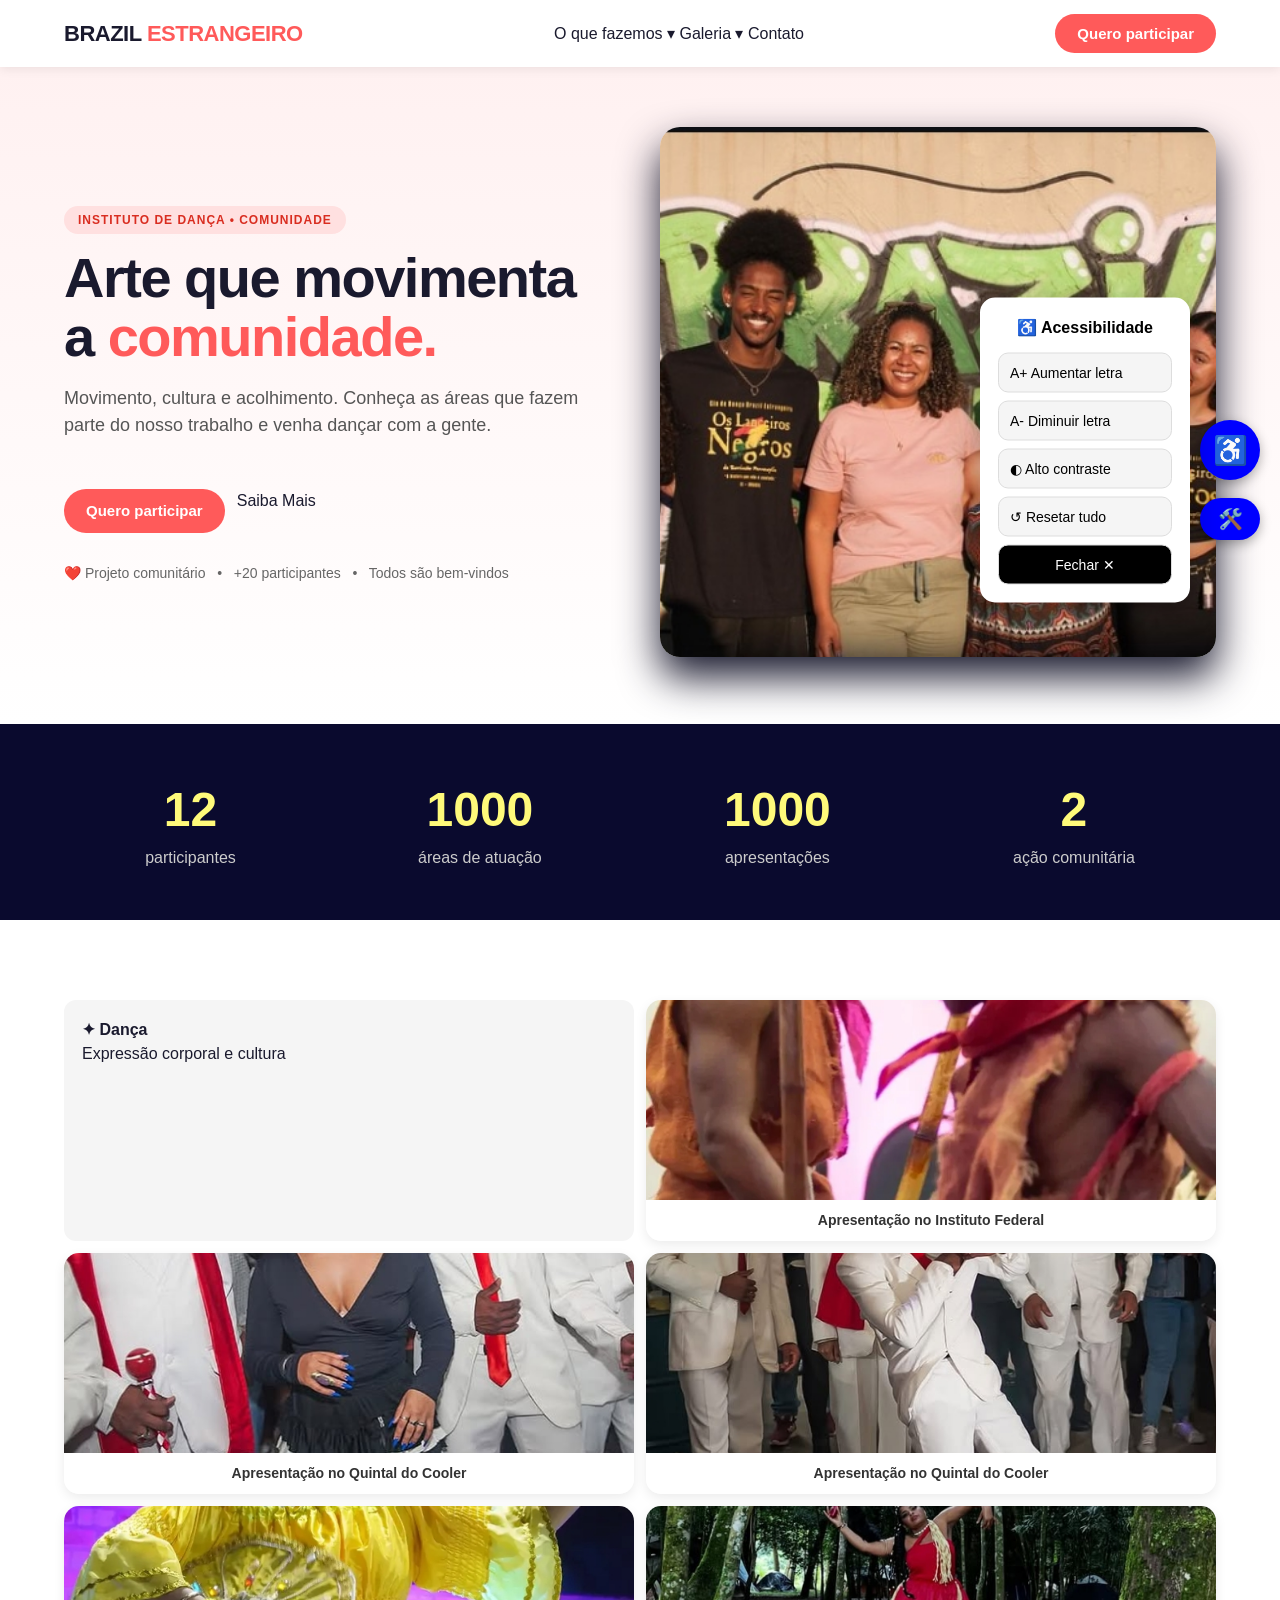
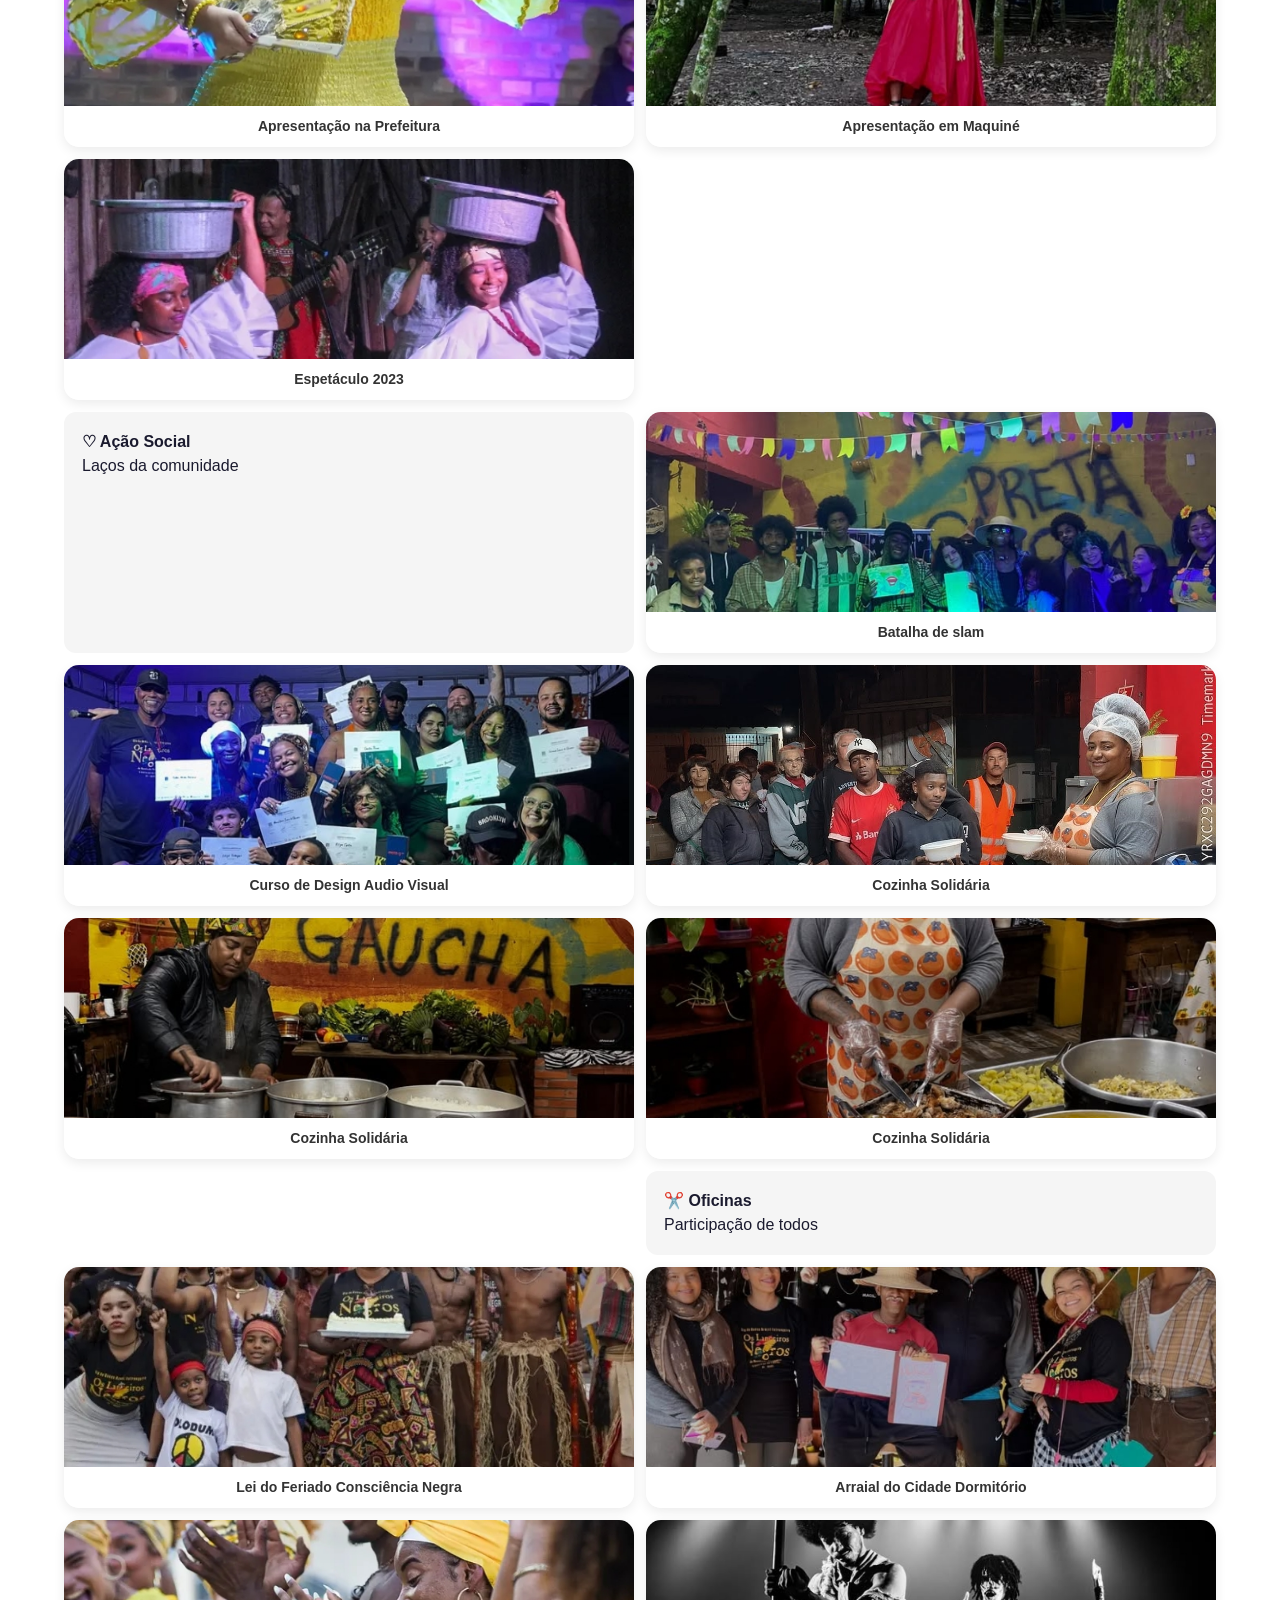
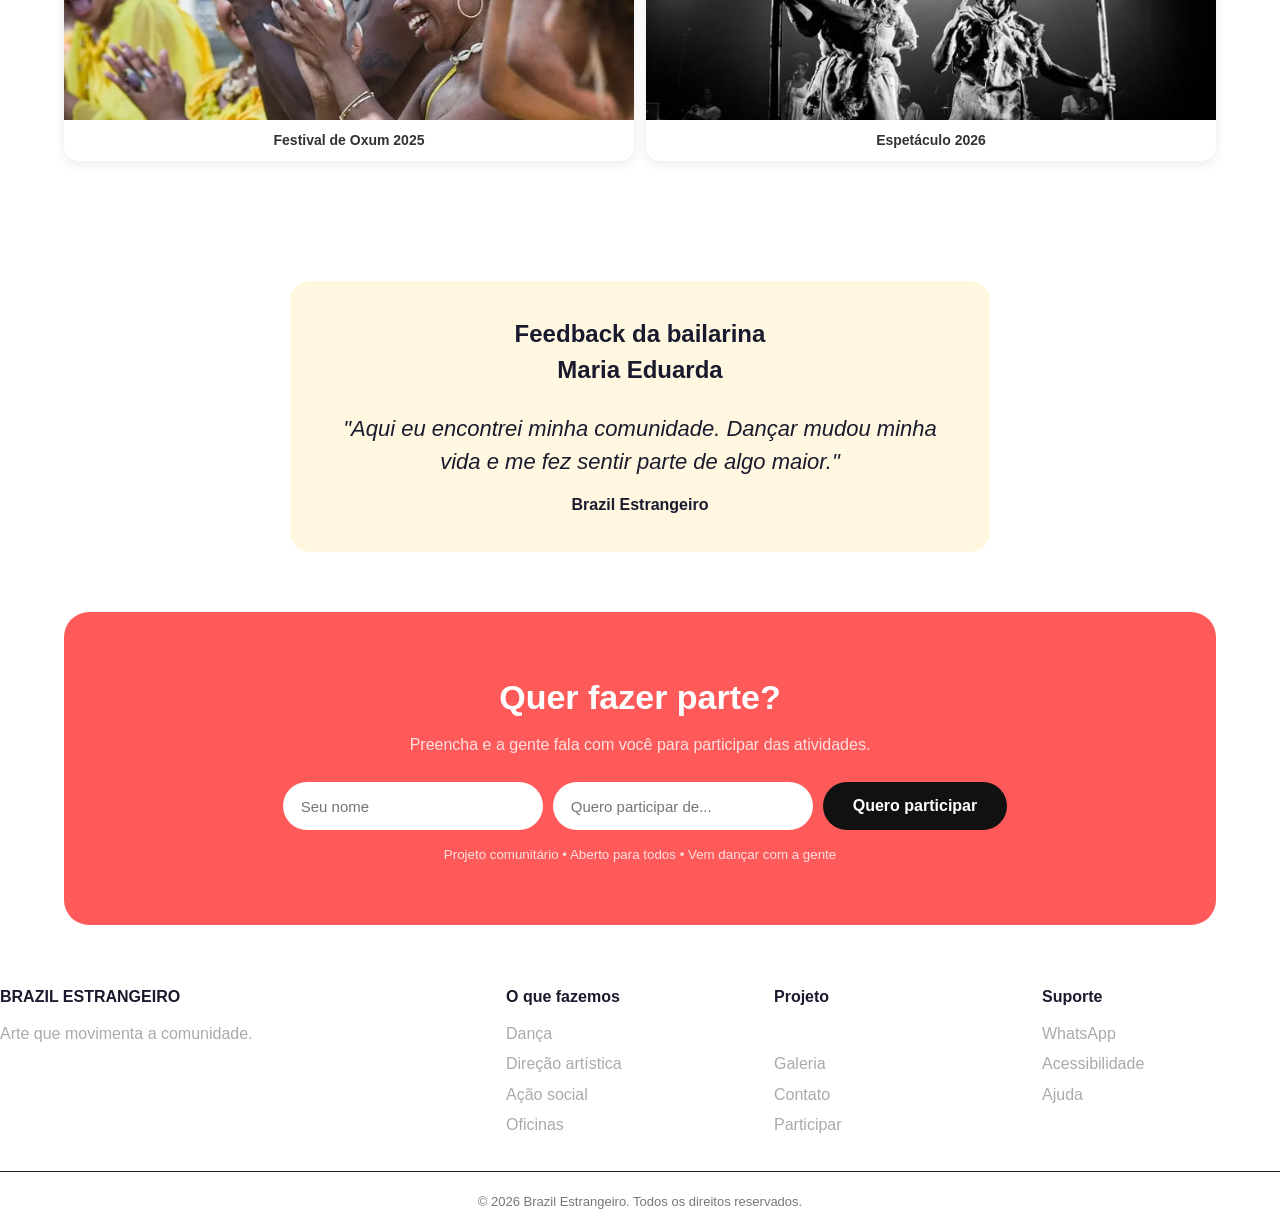
<file: Nova Pasta/Nova Pasta/index.htm>
<!DOCTYPE html>
<html lang="pt-BR">
<head>
<meta charset="UTF-8">
<meta name="viewport" content="width=device-width, initial-scale=1.0">
<title>Brazil Estrangeiro - Arte que movimenta a comunidade</title>
<link rel="stylesheet" href="index.css">
</head>
<body>
    

 <!-- BOTÃO SAIBA MAIS BEM EMBAIXO DO TÍTULO -->
    <a href="saiba-mais.htm" class="botao botao-escuro botao-saiba"></a>

<!-- HEADER ESTILO TOTVS -->
<header class="header">
  <div class="logo">BRAZIL <span>ESTRANGEIRO</span></div>
  <nav>
    <a href="#o-que-fazemos">O que fazemos ▾</a>
    <a href="#galeria">Galeria ▾</a>
    <a href="#contato">Contato</a>
  </nav>
  <div class="header-acoes">
    <button class="btn-cta" onclick="irContato()">Quero participar</button>
  </div>
  <button class="btn-menu" onclick="abrirMenu()">☰</button>
</header>

<div id="menu-mobile" class="menu-mobile">
  <a href="#inicio">Início</a><a href="#o-que-fazemos">O que fazemos</a><a href="#galeria">Galeria</a><a href="#contato">Contato</a>
  <button class="btn-cta" onclick="irContato()">Quero participar</button>
</div>

<!-- BOTÃO SUPORTE IGUAL, EMBAIXO -->
<a href="https://wa.me/5551994949041?text=Olá! Preciso de suporte" target="_blank" class="btn-suporte-lateral" title="Suporte">🛠️</a>


<!-- BOTÃO ACESSIBILIDADE -->
<button id="btn-acessibilidade" class="btn-acessibilidade">♿</button>

<!-- PAINEL ACESSIBILIDADE -->
<div id="painel-acessibilidade" class="painel-acessibilidade">
  <b>♿ Acessibilidade</b>
  <button id="btn-aumentar">A+ Aumentar letra</button>
  <button id="btn-diminuir">A- Diminuir letra</button>
  <button id="btn-contraste">◐ Alto contraste</button>
  <button id="btn-resetar">↺ Resetar tudo</button>
 <button id="btn-fechar" class="fechar">Fechar ✕</button>
</div>



<!-- HERO - FOTO DA DANÇA -->
<section class="hero" id="inicio">
  <div class="hero-texto">
    <span class="badge">INSTITUTO DE DANÇA • COMUNIDADE</span>
    <h1>Arte que movimenta<br>a <span>comunidade.</span></h1>
    <p>Movimento, cultura e acolhimento. Conheça as áreas que fazem parte do nosso trabalho e venha dançar com a gente.</p>
    <div class="hero-botoes">
     <div class="hero-botoes">
  <a href="#contato" class="btn-cta">Quero participar</a>
  <a href="saiba-mais.htm" class="btn-saiba-mais">Saiba Mais</a>
</div>
 
    </div>
    <div class="hero-prova">❤️ Projeto comunitário &nbsp; • &nbsp; +20 participantes &nbsp; • &nbsp; Todos são bem-vindos</div>
  </div>
  <div class="hero-img">
    <img src="./logoo.jpeg" alt="Dança">
  </div>
</section>

 

<!-- NÚMEROS ESTILO TOTVS -->
<section class="numeros">
  <div><b data-count="12">0</b><span>participantes</span></div>
  <div><b data-count="+1000">0</b><span>áreas de atuação</span></div>
  <div><b data-count="+1000">0</b><span> apresentações</span></div>
  <div><b data-count="2">0</b><span> ação comunitária</span></div>
</section>

 <section>
   <div class="cards-mini">
    <div><b>✦ Dança</b><p>Expressão corporal e cultura</p></div>
        <figure class="foto">
      <img src="2meninos-lanceiro.jpeg" alt="Apresentação no Instituto Federal">
      <figcaption>Apresentação no Instituto Federal</figcaption>
    </figure>

        <figure class="foto">
      <img src="apresentação-maria.jpeg" alt="Apresentação no Quintal do Cooler">
      <figcaption>Apresentação no Quintal do Cooler</figcaption>
    </figure>

        <figure class="foto">
      <img src="nick-zé.jpeg" alt="Apresentação no Quintal do Cooler">
      <figcaption>Apresentação no Quintal do Cooler</figcaption>
    </figure>

       <figure class="foto">
      <img src="maria.jpeg" alt="Apresentação na Prefeitura">
      <figcaption>Apresentação na Prefeitura</figcaption>
    </figure>


    <figure class="foto">
      <img src="carla-maquiné.jpeg" alt="Apresentação em Maquiné">
      <figcaption>Apresentação em Maquiné</figcaption>
    </figure>

  <figure class="foto">
      <img src="bacia.jpeg" alt="Espetáculo 2023">
      <figcaption>Espetáculo 2023</figcaption>
    </figure>
<br>
<br>
    <div><b>♡ Ação Social</b><p>Laços da comunidade</p></div>

   <figure class="foto">
      <img src="cidade.jpeg" alt="Batalha de slam">
      <figcaption>Batalha de slam</figcaption>
    </figure>

    <figure class="foto">
      <img src="curso.jpeg" alt="Curso de Design Audio Visual">
      <figcaption>Curso de Design Audio Visual</figcaption>
    </figure>

  <figure class="foto">
      <img src="publico.jpeg" alt="Cozinha Solidária">
      <figcaption>Cozinha Solidária</figcaption>
    </figure>

   <figure class="foto">
      <img src="panela-carla.jpeg" alt="Cozinha Solidária">
      <figcaption>Cozinha Solidária</figcaption>
    </figure>

     <figure class="foto">
      <img src="cozinha-comida.jpeg" alt="Cozinha Solidária">
      <figcaption>Cozinha Solidária</figcaption>
    </figure>
<br>
<br>
    <div><b>✂️ Oficinas</b><p>Participação de todos</p></div>

       <figure class="foto">
      <img src="20-novembro.jpeg" alt="Lei do Feriado Consciência Negra">
      <figcaption>Lei do Feriado Consciência Negra</figcaption>
    </figure>

      
    <figure class="foto">
      <img src="arraial.jpeg" alt="Arraial do Cidade Dormitório">
      <figcaption>Arraial do Cidade Dormitório</figcaption>
    </figure>

     
    <figure class="foto">
      <img src="festival-parte2.jpeg" alt="Festival de Oxum2 2025">
      <figcaption>Festival de Oxum 2025</figcaption>
    </figure>

     <figure class="foto">
      <img src="espetaculo2026.jpeg" alt="Espetáculo 2026">
      <figcaption>Espetáculo 2026</figcaption>
    </figure>

  </div>
 </section>
 

<!-- DEPOIMENTO -->
<section class="depoimento">
  <div class="depo-box"> 
    <h1>Feedback da bailarina</h1>
    <h2>Maria Eduarda</h2> 
    <br>
    <p>"Aqui eu encontrei minha comunidade. Dançar mudou minha vida e me fez sentir parte de algo maior."</p>
    <b>Brazil Estrangeiro</b>
  </div>
</section>

<!-- CTA FINAL -->
<section id="contato" class="cta-final">
  <h2>Quer fazer parte?</h2>
  <p>Preencha e a gente fala com você para participar das atividades.</p>
  <form onsubmit="enviarLead(event)">
 <a href="https://wa.me/5551995148238? target=" class="btn-contato-central" title="Contato"></a>
    <input type="text" id="nome" placeholder="Seu nome" required>
    <input type="text" id="msg" placeholder="Quero participar de..." required>
    <button type="submit" class="btn-cta grande">Quero participar</button>
  </form>
  <small>Projeto comunitário • Aberto para todos • Vem dançar com a gente</small>
</section>

  <div class="footer-grid">
    <div><b>BRAZIL ESTRANGEIRO</b><p>Arte que movimenta a comunidade.</p></div>
    <div><b>O que fazemos</b><p>Dança<br>Direção artística<br>Ação social<br>Oficinas</p></div>
    <div><b>Projeto</b><p><br>Galeria<br>Contato<br>Participar</p></div>
    <div><b>Suporte</b><p>WhatsApp<br>Acessibilidade<br>Ajuda</p></div>
  </div>
  <p class="copy">© 2026 Brazil Estrangeiro. Todos os direitos reservados.</p>
</footer>

<script src="index.js"></script>
</body>
</html>
</file>
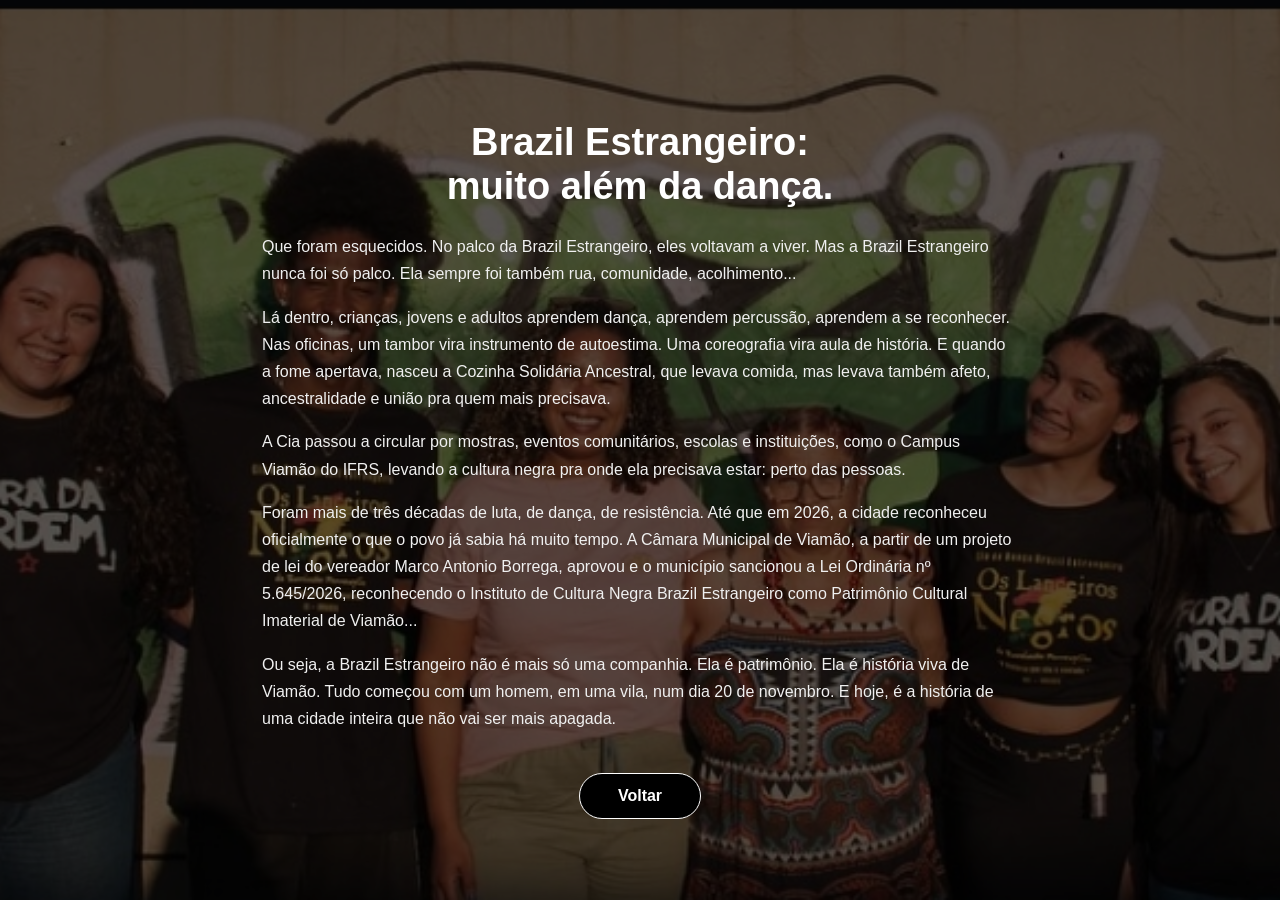
<file: Nova Pasta/Nova Pasta/saiba-mais.htm>
<!DOCTYPE html>
<html lang="pt-BR">
<head>
  <meta charset="UTF-8">
  <meta name="viewport" content="width=device-width, initial-scale=1.0">
  <title>Saiba Mais - Brazil Estrangeiro</title>
  <link rel="stylesheet" href="saiba-mais.css">
</head>
<body>

  <header class="topo topo-saiba">
 
    <nav class="menu">
      <a href="index.htm"></a>
    </nav>
  </header>

  <!--  A FOTO PRIMEIRO -->
  <main class="fundo-saiba">
    <img src="./logoo.jpeg" class="foto-fundo" alt="Brazil Estrangeiro">

    <!-- TEXTO EM CIMA DA IMAGEM -->
    <div class="conteudo-saiba texto-em-cima">
      <h1>Brazil Estrangeiro:<br>muito além da dança.</h1>

      <p>Que foram esquecidos. No palco da Brazil Estrangeiro, eles voltavam a viver. Mas a Brazil Estrangeiro nunca foi só palco. Ela sempre foi também rua, comunidade, acolhimento...</p>
      <p>Lá dentro, crianças, jovens e adultos aprendem dança, aprendem percussão, aprendem a se reconhecer. Nas oficinas, um tambor vira instrumento de autoestima. Uma coreografia vira aula de história. E quando a fome apertava, nasceu a Cozinha Solidária Ancestral, que levava comida, mas levava também afeto, ancestralidade e união pra quem mais precisava.</p>
      <p>A Cia passou a circular por mostras, eventos comunitários, escolas e instituições, como o Campus Viamão do IFRS, levando a cultura negra pra onde ela precisava estar: perto das pessoas.</p>
      <p>Foram mais de três décadas de luta, de dança, de resistência. Até que em 2026, a cidade reconheceu oficialmente o que o povo já sabia há muito tempo. A Câmara Municipal de Viamão, a partir de um projeto de lei do vereador Marco Antonio Borrega, aprovou e o município sancionou a Lei Ordinária nº 5.645/2026, reconhecendo o Instituto de Cultura Negra Brazil Estrangeiro como Patrimônio Cultural Imaterial de Viamão...</p>
      <p>Ou seja, a Brazil Estrangeiro não é mais só uma companhia. Ela é patrimônio. Ela é história viva de Viamão. Tudo começou com um homem, em uma vila, num dia 20 de novembro. E hoje, é a história de uma cidade inteira que não vai ser mais apagada.</p>

      <a href="index.htm" class="botao botao-escuro">Voltar</a>
    </div>
  </main>

  <script src="saiba-mais.js"></script>
</body>
</html>
</file>
<file: Nova Pasta/Nova Pasta/index.css>
* { margin:0; padding:0; box-sizing:border-box; font-family: Inter, Arial, sans-serif; }
body { color:#1a1a2e; background:#fff; line-height:1.5; }
a { text-decoration:none; color:inherit; }

/* TOPO ESTILO TOTVS */
.topbar { background:#0a0a2e; color:#fff; text-align:center; padding:8px; font-size:13px; }
.topbar a { color:#ff6b6b; font-weight:700; }
.header {
  position:sticky; top:0; z-index:999; background:#fff;
  display:flex; align-items:center; justify-content:space-between;
  padding:14px 5%; box-shadow:0 2px 10px rgba(0,0,0,0.08);
}
.logo { font-size:22px; font-weight:900; letter-spacing:-0.5px; }
.logo span { color:#ff5a5a; }
.nav { display:flex; gap:28px; font-weight:600; font-size:15px; }
.header-acoes { display:flex; gap:10px; align-items:center; }
.btn-login { background:none; border:1px solid #ddd; padding:9px 18px; border-radius:999px; cursor:pointer; font-weight:600; }
.btn-cta {
  background:#ff5a5a; color:#fff; border:none; padding:11px 22px;
  border-radius:999px; font-weight:700; cursor:pointer; font-size:15px;
}
.btn-cta:hover { background:#e04444; }
.btn-menu { display:none; font-size:24px; background:none; border:none; cursor:pointer; }
.menu-mobile { display:none; flex-direction:column; gap:15px; padding:20px; background:#fff; }

/* BOTÕES LATERAIS */
.btn-acessibilidade, .btn-suporte-lateral {
  position:fixed; right:20px; top:50%; z-index:9999;
  width:60px; height:42px; background:#0000ff; color:#fff; border:none;
  border-radius:999px; font-size:20px; cursor:pointer;
  display:flex; align-items:center; justify-content:center; text-decoration:none;
  box-shadow:0 4px 12px rgba(0,0,0,0.3);
}
.btn-acessibilidade { transform:translateY(-48px); }
.btn-suporte-lateral { transform:translateY(48px); }

/* HERO */
.hero { display:flex; gap:40px; align-items:center; padding:60px 5%; background:linear-gradient(180deg,#fff1f1,#fff); }
.hero-texto { flex:1; }
.badge { background:#ffe0e0; color:#d92d20; padding:7px 14px; border-radius:999px; font-size:12px; font-weight:800; letter-spacing:1px; }
.hero h1 { font-size:56px; line-height:1.05; margin:18px 0; letter-spacing:-1.5px; }
.hero h1 span { color:#ff5a5a; }
.hero-texto p { font-size:18px; color:#555; max-width:520px; }
.hero-botoes { display:flex; gap:12px; margin:25px 0 15px; flex-wrap:wrap; }
.grande { padding:15px 30px; font-size:16px; }
.btn-secundario { background:#fff; border:1px solid #ddd; padding:14px 26px; border-radius:999px; font-weight:700; cursor:pointer; }
.hero-prova { font-size:14px; color:#666; }
.hero-img { flex:1; position:relative; }
.hero-img img { width:100%; height:530px; object-fit:cover; border-radius:20px; box-shadow:0 20px 40px; }
.card-flutuante { position:absolute; left:-20px; bottom:40px; background:#fff; padding:15px 20px; border-radius:15px; box-shadow:0 10px 30px rgba(0,0,0,0.15); display:flex; gap:10px; align-items:center; }
.card-flutuante2 { position:absolute; right:10px; top:20px; background:#111; color:#fff; padding:10px 16px; border-radius:999px; font-size:13px; font-weight:700; }

.logos { text-align:center; padding:25px; border-bottom:1px solid #eee; color:#888; font-size:13px; }
.logos div { margin-top:10px; font-size:16px; font-weight:700; color:#333; }

/* O QUE FAZEMOS - IGUAL DA FOTO: FUNDO ROSA + CARDS AMARELOS */
.o-que-fazemos { background:#ff6b6b; padding:50px 5% 60px; }
.o-que-fazemos .label { font-size:14px; letter-spacing:1px; color:#111; }
.o-que-fazemos h2 { font-size:32px; margin:8px 0; color:#111; }
.o-que-fazemos .sub { color:#222; margin-bottom:30px; }
.grid-fazemos { display:grid; grid-template-columns:repeat(4,1fr); gap:16px; }
.card-amarelo { background:#fffa7a; padding:28px 22px; border-radius:14px; min-height:220px; }
.card-amarelo .icone { font-size:26px; margin-bottom:18px; }
.card-amarelo h3 { font-size:19px; margin-bottom:8px; }
.card-amarelo p { font-size:15px; line-height:1.5; color:#222; }

/* NÚMEROS */
.numeros { background:#0a0a2e; color:#fff; display:flex; justify-content:space-around; text-align:center; flex-wrap:wrap; gap:20px; padding:50px 5%; }
.numeros b { font-size:48px; display:block; color:#fffa7a; }
.numeros span { color:#ccc; }

/* GALERIA / SOBRE */
section { padding:60px 5%; }
.titulo { font-size:36px; text-align:center; }
.subtitulo { text-align:center; color:#666; margin:10px 0 35px; }
.galeria { display:flex; gap:12px; flex-wrap:wrap; justify-content:center; }
.galeria img { width:280px; height:190px; object-fit:cover; border-radius:12px; }
.sobre { text-align:center; background:#fff9f9; }
.sobre-texto { max-width:650px; margin:15px auto 25px; color:#555; font-size:17px; }
.saiba-mais { max-width:800px; margin:auto; }
.cards-mini { display:grid; grid-template-columns:1fr 1fr; gap:12px; margin-top:20px; }
.cards-mini div { background:#f5f5f5; padding:18px; border-radius:12px; }
.btn-voltar { background:#000; color:#fff; border:none; padding:10px 20px; border-radius:999px; font-weight:600; cursor:pointer; margin-bottom:20px; }

/* DEPOIMENTO + CTA */
.depoimento { text-align:center; }
.depo-box { max-width:700px; margin:auto; background:#fff7e0; padding:35px; border-radius:20px; }
.depo-box p { font-size:22px; font-style:italic; margin-bottom:15px; }
.depo-box b, .depo-box span { display:block; }
.cta-final { background:#ff5a5a; color:#fff; text-align:center; border-radius:25px; margin:0 5% 60px; }
.cta-final h2 { color:#fff; font-size:34px; }
.cta-final p { color:#ffe0e0; margin:10px 0 25px; }
.cta-final form { display:flex; gap:10px; justify-content:center; flex-wrap:wrap; max-width:800px; margin:auto; }
.cta-final input { padding:14px 18px; border:none; border-radius:999px; width:260px; font-size:15px; }
.cta-final .btn-cta { background:#111; }
.cta-final small { display:block; margin-top:15px; color:#ffe0e0; }

footer { background:#0a0a2e; color:#fff; padding:50px 5% 20px; }
.footer-grid { display:grid; grid-template-columns:2fr 1fr 1fr 1fr; gap:30px; margin-bottom:30px; }
.footer-grid p { color:#aaa; margin-top:10px; line-height:1.9; }
.copy { text-align:center; color:#777; border-top:1px solid #222; padding-top:20px; font-size:13px; }

body.contraste { background:#000; color:#fff; }
body.contraste .card-amarelo { background:#222; color:#fff; }

@media (max-width:900px) {
  .nav, .header-acoes { display:none; }
  .btn-menu { display:block; }
  .hero { flex-direction:column; text-align:center; }
  .hero h1 { font-size:38px; }
  .grid-fazemos { grid-template-columns:1fr 1fr; }
  .footer-grid { grid-template-columns:1fr 1fr; }
  .menu-mobile.mostrar { display:flex; }
  .hero-img img { height:300px; }
}
@media (max-width:500px) { .grid-fazemos { grid-template-columns:1fr; } }
/* BOTÃO ACESSIBILIDADE - LADO DIREITO, AZUL */
.btn-acessibilidade {
  position: fixed !important;
  right: 20px !important;
  top: 50% !important;
  transform: translateY(-50%) !important;
  z-index: 10000 !important;
  width: 60px !important;
  height: 60px !important;
  background: #0000ff !important;
  color: #fff !important;
  border: none !important;
  border-radius: 50% !important;
  font-size: 28px !important;
  cursor: pointer !important;
  display: flex !important;
  align-items: center !important;
  justify-content: center !important;
  box-shadow: 0 4px 12px rgba(0,0,0,0.3) !important;
}
.btn-acessibilidade:hover { background: #0000cc !important; transform: translateY(-50%) scale(1.05) !important; }

/* PAINEL */
.painel-acessibilidade {
  position: fixed !important;
  right: 90px !important;
  top: 50% !important;
  transform: translateY(-50%) !important;
  z-index: 10001 !important;
  background: #fff !important;
  color: #000 !important;
  padding: 18px !important;
  border-radius: 15px !important;
  box-shadow: 0 10px 30px rgba(0,0,0,0.3) !important;
  display: flex !important;
  flex-direction: column !important;
  gap: 8px !important;
  width: 210px !important;
}
.painel-acessibilidade b { text-align: center; margin-bottom: 5px; }
.painel-acessibilidade button {
  padding: 11px !important;
  border: 1px solid #ddd !important;
  background: #f5f5f5 !important;
  border-radius: 10px !important;
  cursor: pointer !important;
  font-size: 14px !important;
  text-align: left !important;
  color: #000 !important;
}
.painel-acessibilidade button.fechar {
  background: #000 !important;
  color: #fff !important;
  text-align: center !important;
}

/* MODO CONTRASTE - NÃO QUEBRA O ROSA / AMARELO */
body.contraste { background: #000 !important; color: #fff !important; }
body.contraste header, body.contraste section { background: #000 !important; color: #fff !important; }
body.contraste .card-amarelo { background: #111 !important; color: #fff !important; border: 2px solid #fff !important; }
body.contraste p, body.contraste h1, body.contraste h2, body.contraste h3 { color: #fff !important; }

#botaoAcessibilidade{
  position: fixed; top: 15px; right: 15px; z-index: 9999;
  width: 50px; height: 50px; border-radius: 50%;
  font-size: 22px; cursor: pointer;
  background: #fff; border: 1px solid #ccc;
}

#painel{
  position: fixed; top: 75px; right: 15px; z-index: 9998;
  width: 230px; background: #fff; border-radius: 12px;
  padding: 15px; display: flex; flex-direction: column; gap: 8px;
  box-shadow: 0 4px 20px rgba(0,0,0,.2);
}

#painel[hidden]{ display: none !important; }
#painel button{ padding: 10px; border-radius: 8px; border: 1px solid #ddd; cursor: pointer; }
.painel-topo{ display: flex; justify-content: space-between; align-items: center; }

/* ALTO CONTRASTE */
body.alto-contraste{ background: #000 !important; color: #fff !important; }
body.alto-contraste #painel{ background: #111 !important; color: #fff !important; }
body.alto-contraste #painel button{ background: #222; color: #fff; }
/* GALERIA COM LEGENDA EMBAIXO */
.galeria-grid {
  display: grid;
  grid-template-columns: repeat(auto-fill, minmax(220px, 1fr));
  gap: 16px;
}

.foto {
  margin: 0;
  background: #fff;
  border-radius: 15px;
  overflow: hidden;
  box-shadow: 0 4px 12px rgba(0,0,0,0.08);
}

.foto img {
  width: 100%;
  height: 200px;
  object-fit: cover;
  display: block;
}

.foto figcaption {
  padding: 10px 12px;
  font-size: 14px;
  font-weight: 600;
  text-align: center;
  color: #333;
  background: #fff;
}
</file>
<file: Nova Pasta/Nova Pasta/saiba-mais.css>
* { margin:0; padding:0; box-sizing:border-box; font-family: Inter, Arial, sans-serif; }
body { background:#000; color:#fff; }

/* TOPO */
.topo-saiba { position:absolute; top:0; left:0; right:0; z-index:10; padding:18px 20px; }
.menu a { color:#fff; text-decoration:none; font-weight:600; }

/* FUNDO COM A FOTO */
.fundo-saiba {
  position: relative;
  min-height: 100vh;
  display: flex;
  align-items: center;
  justify-content: center;
  overflow: hidden;
}
.foto-fundo {
  position: absolute;
  top: 0; left: 0;
  width: 100%; height: 100%;
  object-fit: cover;
  z-index: 1;
}
/* ESCURECE A FOTO PRA LER O TEXTO */
.fundo-saiba::after {
  content: "";
  position: absolute;
  top: 0; left: 0;
  width: 100%; height: 100%;
  background: rgba(0,0,0,0.65);
  z-index: 2;
}

/* TEXTO EM CIMA DA IMAGEM */
.conteudo-saiba {
  position: relative;
  z-index: 3;
  max-width: 800px;
  padding: 80px 22px 40px;
  text-align: center;
}
.conteudo-saiba h1 {
  font-size: 38px;
  line-height: 1.15;
  margin-bottom: 25px;
}
.conteudo-saiba p {
  font-size: 16px;
  line-height: 1.7;
  margin-bottom: 16px;
  color: #f0f0f0;
  text-align: left;
}

/* BOTÃO VOLTAR - IGUAL AO SAIBA MAIS, MAS PRETO */
.botao {
  display: inline-block;
  text-decoration: none;
  border: none;
  cursor: pointer;
  padding: 13px 38px;
  border-radius: 999px;
  font-size: 16px;
  font-weight: 600;
}
.botao-escuro {
  background: #000;
  color: #fff;
  border: 1.5px solid #fff;
  margin-top: 25px;
}
.botao-escuro:hover {
  background: #fff;
  color: #000;
}

@media (max-width: 600px) {
  .conteudo-saiba h1 { font-size: 28px; }
  .conteudo-saiba p { font-size: 15px; }
}
</file>
